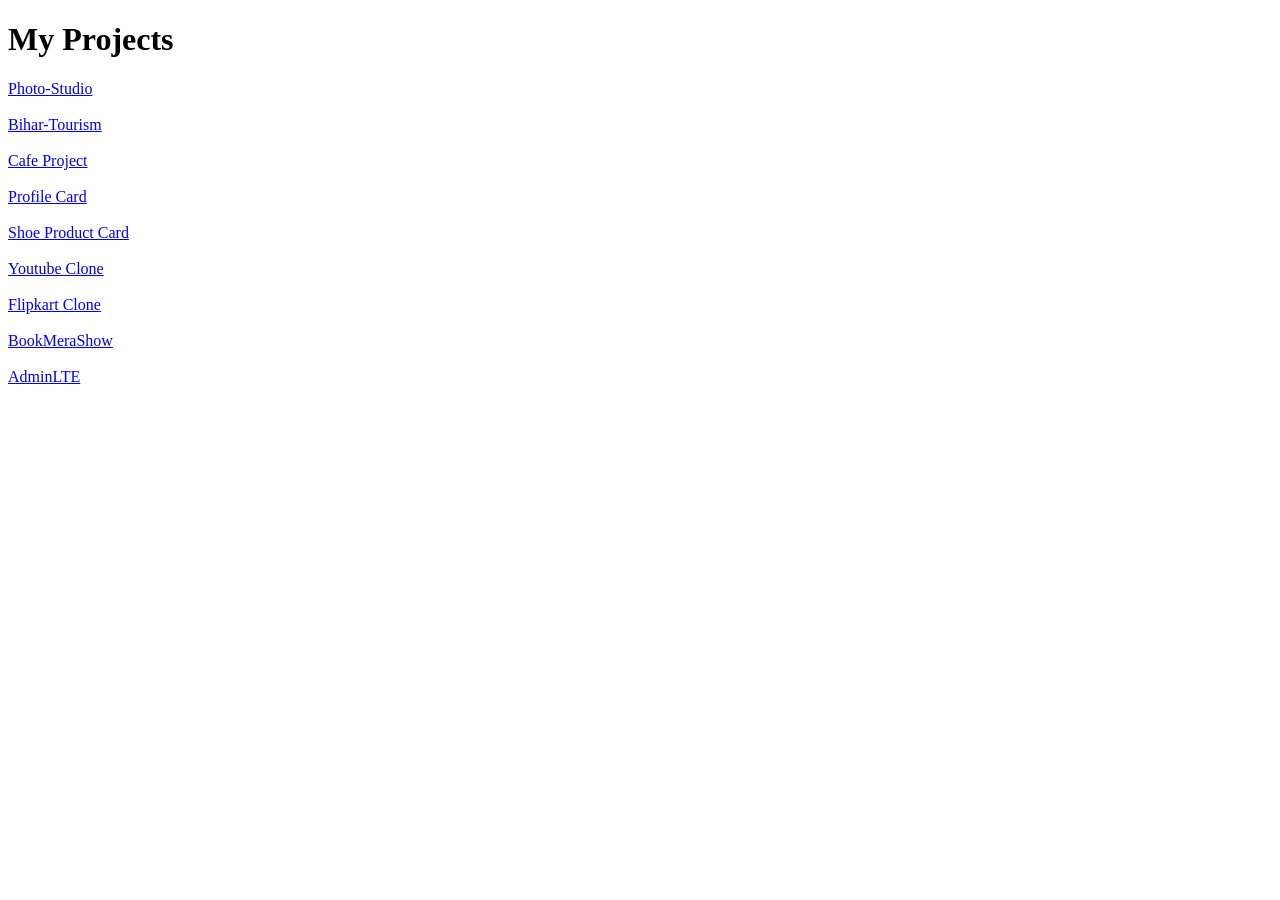
<file: index.html>
<!DOCTYPE html>
<html lang="en">
<head>
    <meta charset="UTF-8">
    <meta name="viewport" content="width=device-width, initial-scale=1.0">
    <title>My Projects</title>
</head>

<body>

    <h1>My Projects</h1>

    <a href="Photo-Studio/">Photo-Studio</a>
    <br><br>

    <a href="Bihar-Tourism/index.html">Bihar-Tourism</a>
    <br><br>

    <a href="Cafe/index.html">Cafe Project</a>
    <br><br>

    <a href="Profilecard/index.html">Profile Card</a>
    <br><br>

    <a href="Shoe Product-Card/index.html">Shoe Product Card</a>
    <br><br>

    <a href="Youtube-Clone/index.html">Youtube Clone</a>
    <br><br>

    <a href="Flipkart-Clone/">Flipkart Clone</a>
    <br><br>

    <a href="BookMeraShow/">BookMeraShow</a>
    <br><br>
    
    <a href="AdminLTE/">AdminLTE</a>
    



</body>
</html>
</file>
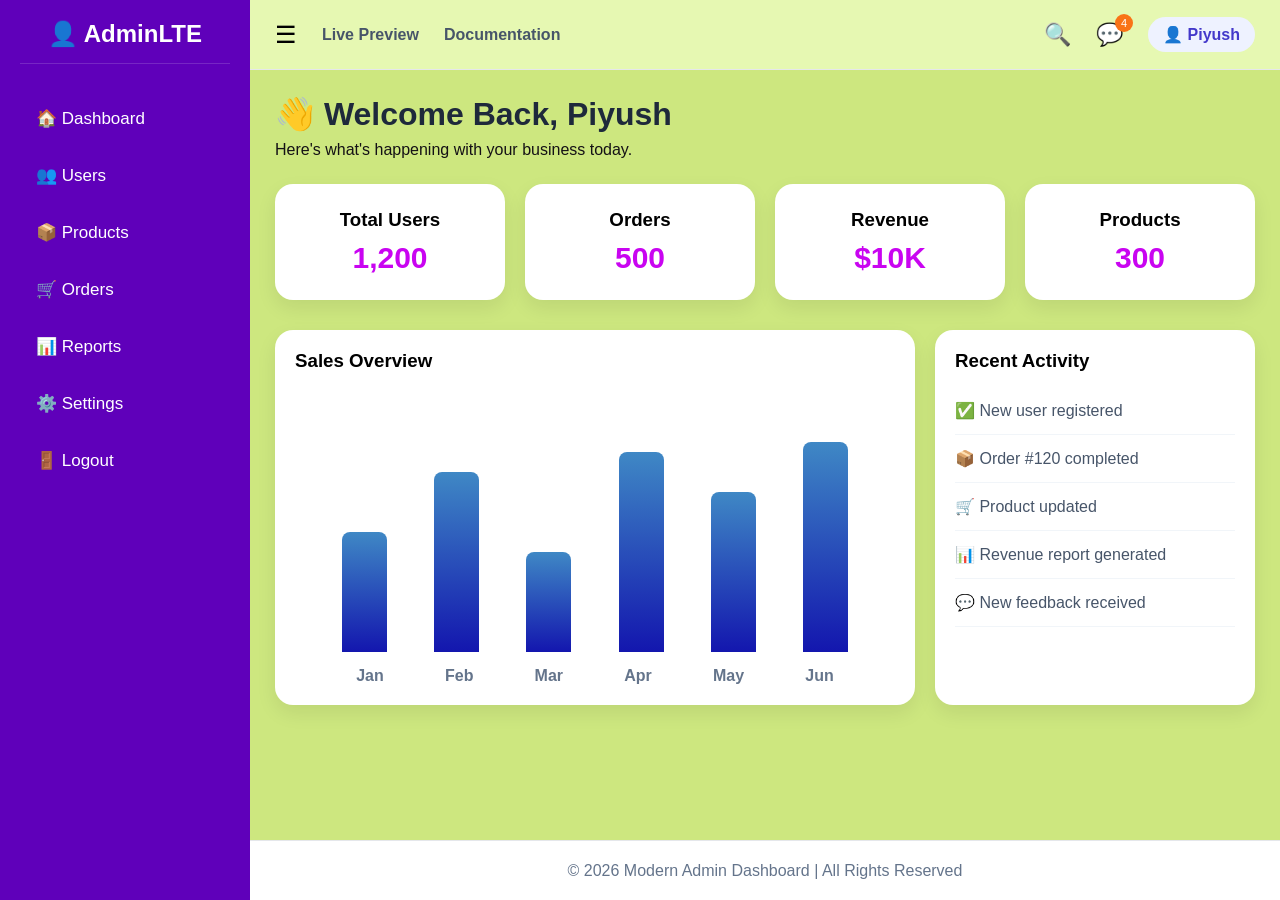
<file: AdminLTE/index.html>
<!DOCTYPE html>

<html lang="en">
<head>
<meta charset="UTF-8">
<meta name="viewport" content="width=device-width, initial-scale=1.0">
<title>Modern Admin Dashboard</title>
<link rel="stylesheet" href="Style.css">

</head>

<body>

<div class="container">

<aside class="sidebar">

    <h2 class="logo">👤 AdminLTE</h2>

    <ul>
        <li>🏠 Dashboard</li>
        <li>👥 Users</li>
        <li>📦 Products</li>
        <li>🛒 Orders</li>
        <li>📊 Reports</li>
        <li>⚙️ Settings</li>
        <li>🚪 Logout</li>
    </ul>

</aside>

<header class="header">

    <div class="left-header">
        <button class="menu-btn">☰</button>

        <ul class="nav-links">
            <li>Live Preview</li>
            <li>Documentation</li>
        </ul>
    </div>

    <div class="right-header">

        <span class="search-icon">🔍</span>

        <span class="message-icon">
            💬
            <span class="badge">4</span>
        </span>

        <div class="profile">
            👤 Piyush
        </div>

    </div>

</header>

<main class="main">

    <div class="welcome">
        <h1>👋 Welcome Back, Piyush</h1>
        <p>Here's what's happening with your business today.</p>
    </div>

    <div class="cards">

        <div class="card">
            <h3>Total Users</h3>
            <p>1,200</p>
        </div>

        <div class="card">
            <h3>Orders</h3>
            <p>500</p>
        </div>

        <div class="card">
            <h3>Revenue</h3>
            <p>$10K</p>
        </div>

        <div class="card">
            <h3>Products</h3>
            <p>300</p>
        </div>

    </div>

    <div class="charts">

        <div class="chart">

            <h3>Sales Overview</h3>

            <div class="chart-box">
                <div class="bar bar1"></div>
                <div class="bar bar2"></div>
                <div class="bar bar3"></div>
                <div class="bar bar4"></div>
                <div class="bar bar5"></div>
                <div class="bar bar6"></div>
           
            </div>

            <div class="month-labels">
                <span>Jan</span>
                <span>Feb</span>
                <span>Mar</span>
                <span>Apr</span>
                <span>May</span>
                <span>Jun</span>
               
            </div>

        </div>

        <div class="activity">

            <h3>Recent Activity</h3>

            <ul>
                <li>✅ New user registered</li>
                <li>📦 Order #120 completed</li>
                <li>🛒 Product updated</li>
                <li>📊 Revenue report generated</li>
                <li>💬 New feedback received</li>
            </ul>

        </div>

    </div>

</main>

<footer class="footer">
    © 2026 Modern Admin Dashboard | All Rights Reserved
</footer>

</div>

</body>
</html>
</file>
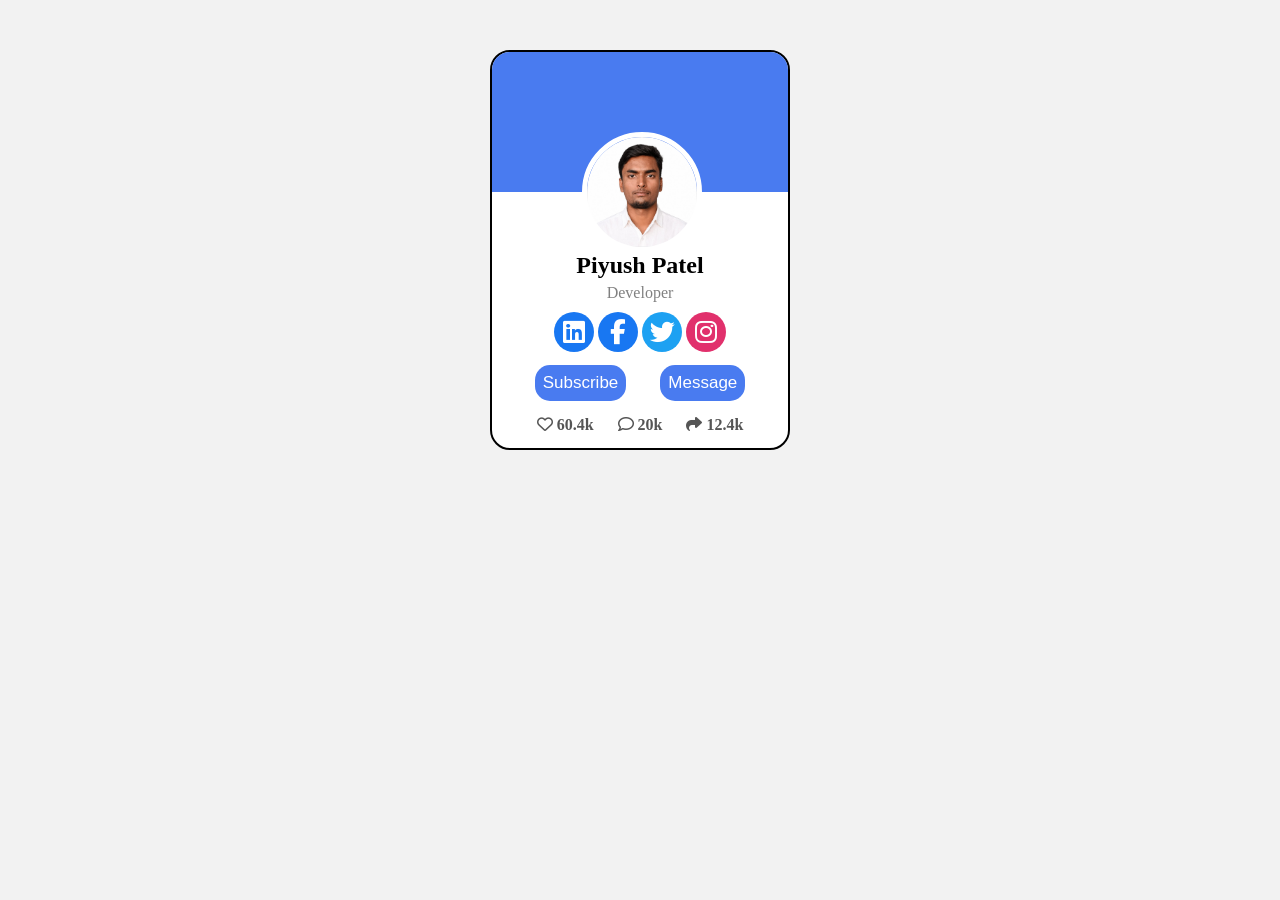
<file: Profilecard/index.html>
<!DOCTYPE html>
<html lang="en">
<head>
    <meta charset="UTF-8">
    <meta name="viewport" content="width=device-width, initial-scale=1.0">
    <title>Id Card</title>
    <link rel="stylesheet"
    href="https://cdnjs.cloudflare.com/ajax/libs/font-awesome/6.5.2/css/all.min.css">

    <link rel="stylesheet" href="style.css">
</head>
<body>

<div class="main">

    <div class="container">
        <img src="PassPhoto.jpeg" alt="Photo">
    </div>

    <div class="about">
        <h2>Piyush Patel</h2>
        <p>Developer</p>
    </div>
    <div class="social">

    <a href="https://www.linkedin.com/in/kpiyush02/" target="_blank">
        <i class="fa-brands fa-linkedin"></i>
    </a>

    <a href="https://www.facebook.com/kpiyush02" target="_blank">
        <i class="fa-brands fa-facebook-f"></i>
    </a>

    <a href="https://x.com/kpiyush02" target="_blank">
        <i class="fa-brands fa-twitter"></i>
    </a>

    <a href="https://www.instagram.com/kpiyush02/" target="_blank">
        <i class="fa-brands fa-instagram"></i>
    </a>

</div>
        <div class="buttons">

            <button>Subscribe</button>

            <button>Message</button>

        </div>

         <div class="bottom">

            <span><i class="fa-regular fa-heart"></i> 60.4k</span>

            <span><i class="fa-regular fa-comment"></i> 20k</span>

            <span><i class="fa-solid fa-share"></i> 12.4k</span>

        </div>

</div>

</body>
</html>
</file>
<file: AdminLTE/Style.css>
*{
    margin:0;
    padding:0;
    box-sizing:border-box;
    font-family:'Segoe UI',sans-serif;
}

body{
    background:#CDE77F;
}

.container{
    display:grid;
    grid-template-columns:250px 1fr;
    grid-template-rows:70px 1fr 60px;
    grid-template-areas:
    "sidebar header"
    "sidebar main"
    "sidebar footer";
    min-height:100vh;
}

/* Sidebar */
.sidebar{
    grid-area:sidebar;
    background:#5F00BA;
    color:white;
    padding:20px;
    font-size:17px;
}

.logo{
    text-align:center;
    font-size:24px;
    margin-bottom:30px;
    padding-bottom:15px;
    border-bottom:1px solid rgba(255,255,255,.15);
}

.sidebar ul{
    list-style:none;
}

.sidebar ul li{
    padding:14px 16px;
    margin:8px 0;
    border-radius:12px;
    cursor:pointer;
    transition:.3s;
}

.sidebar ul li:hover{
    background:#3f5470;
    transform:translateX(5px);
}

/* Header */
.header{
    grid-area:header;
    background:#E6F8B2;
    border-bottom:1px solid #e5e7eb;
    display:flex;
    justify-content:space-between;
    align-items:center;
    padding:0 25px;
}

.left-header{
    display:flex;
    align-items:center;
    gap:25px;
}

.menu-btn{
    border:none;
    background:none;
    font-size:24px;
    cursor:pointer;
}

.nav-links{
    list-style:none;
    display:flex;
    gap:25px;
}

.nav-links li{
    cursor:pointer;
    color:#475569;
    font-weight:600;
}

.nav-links li:hover{
    color:#6366f1;
}

.right-header{
    display:flex;
    align-items:center;
    gap:25px;
}

.search-icon,
.message-icon{
    font-size:22px;
    cursor:pointer;
    position:relative;
}

.badge{
    position:absolute;
    top:-8px;
    right:-10px;
    width:18px;
    height:18px;
    border-radius:50%;
    background:#f97316;
    color:white;
    font-size:11px;
    display:flex;
    justify-content:center;
    align-items:center;
}

.profile{
    background:#eef2ff;
    color:#4338ca;
    padding:8px 15px;
    border-radius:20px;
    font-weight:600;
}

/* Main */
.main{
    grid-area:main;
    padding:25px;
}

/* Welcome */
.welcome{
    margin-bottom:25px;
}

.welcome h1{
    color:#1e293b;
    margin-bottom:8px;
}

.welcome p{
    color:#141115;
}

/* Cards */
.cards{
    display:grid;
    grid-template-columns:repeat(auto-fit,minmax(220px,1fr));
    gap:20px;
}

.card{
    background:white;
    padding:25px;
    border-radius:18px;
    text-align:center;
    box-shadow:0 8px 20px rgba(0,0,0,.08);
    transition:.3s;
}

.card:hover{
    transform:translateY(-5px);
}

.card h3{
    color:black;
    margin-bottom:10px;
}

.card p{
    font-size:30px;
    font-weight:bold;
    color:#c904f1;
}

/* Charts */
.charts{
    margin-top:30px;
    display:grid;
    grid-template-columns:2fr 1fr;
    gap:20px;
}

.chart,
.activity{
    background:white;
    border-radius:18px;
    padding:20px;
    box-shadow:0 8px 20px rgba(0,0,0,.08);
}

/* Graph */
.chart-box{
    height:260px;
    display:flex;
    justify-content:space-evenly;
    align-items:flex-end;
    margin-top:20px;
}

.bar{
    width:45px;
    border-radius:8px 8px 0 0;
    background:linear-gradient(to top,#1316ae,#3F88C5);
}

.bar1{height:120px;}
.bar2{height:180px;}
.bar3{height:100px;}
.bar4{height:200px;}
.bar5{height:160px;}
.bar6{height:210px;}


.month-labels{
    display:flex;
    justify-content:space-evenly;
    margin-top:15px;
    color:#64748b;
    font-weight:600;
}

/* Activity */
.activity ul{
    list-style:none;
    margin-top:15px;
}

.activity li{
    padding:14px 0;
    border-bottom:1px solid #f1f5f9;
    color:#475569;
}

/* Footer */
.footer{
    grid-area:footer;
    background:white;
    border-top:1px solid #e5e7eb;
    display:flex;
    justify-content:center;
    align-items:center;
    color:#64748b;
}

/* Responsive */
@media(max-width:768px){

.container{
    grid-template-columns:1fr;
    grid-template-rows:auto auto 1fr auto;
    grid-template-areas:
    "header"
    "sidebar"
    "main"
    "footer";
}

.nav-links{
    display:none;
}

.charts{
    grid-template-columns:1fr;
}
}
</file>
<file: Profilecard/style.css>
*{
    margin:0;
    padding:0;
    box-sizing:border-box;
}

body{
    background:#f2f2f2;
}

.main{
    width:300px;
    height:400px;
    border:2px solid black;
    border-radius:20px;
    overflow:hidden;
    position:relative;
    margin:50px auto;
    background:white;
}

.container{
    width:100%;
    height:140px;
    background:#497bf0;
    position:relative;
}

.container img{
    width:120px;
    height:120px;
    border-radius:50%;
    border:5px solid white;
    position:absolute;
    left:90px;
    top:80px;
}

.about{
    position:absolute;
    width:100%;
    top:200px;
    text-align:center;
}

.about h2{
    margin-bottom:5px;
}

.about p{
    color:gray;
}
.social{
   margin-top: 120px;
   text-align: center;

}
.social a{
    text-decoration: none;
}
.social i{
    width:40px;
    height:40px;
    border-radius:50%;
    font-size:25px;
    line-height:40px;
    color: white;
}

.fa-linkedin{
    background-color:#1877F2;
}

.fa-facebook-f{
    background:#1877F2;
}

.fa-twitter{
    background:#1DA1F2;
}

.fa-instagram{
    background:#E1306C;
}


.buttons{
    text-align: center;
     margin-top: 13px;
}
.buttons button{
    border-radius: 15px;
    font-size: 17px;
    color: white;
    background-color:#497bf0;
    padding: 8px;
    overflow: hidden;
    border: none;
    margin:0 15px 0 15px;
}
.bottom{
    text-align: center;
    margin-top: 15px;
    font-weight: bold;
    
}
.bottom span{
    margin: 0 10px 0  10px;
    color: #555;
    /* border-right: 1px solid black; */

    
     
}
</file>
